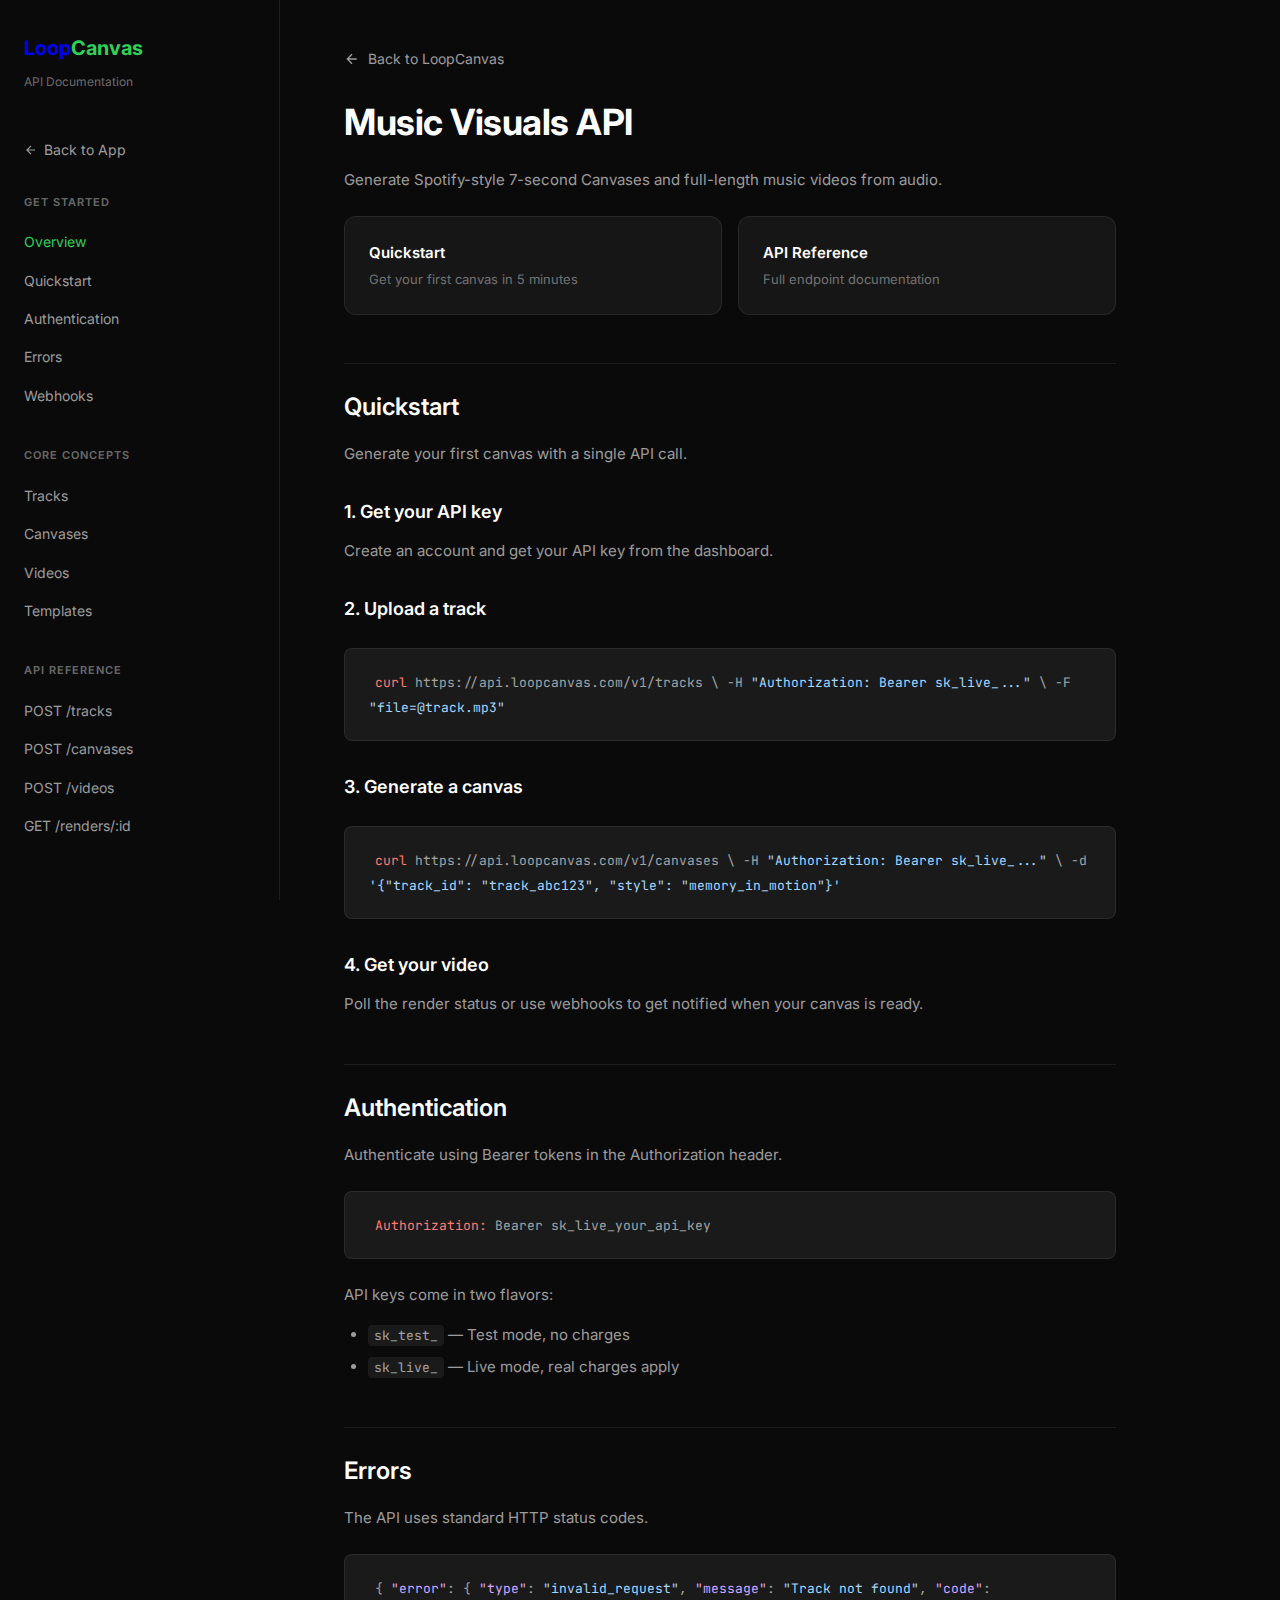
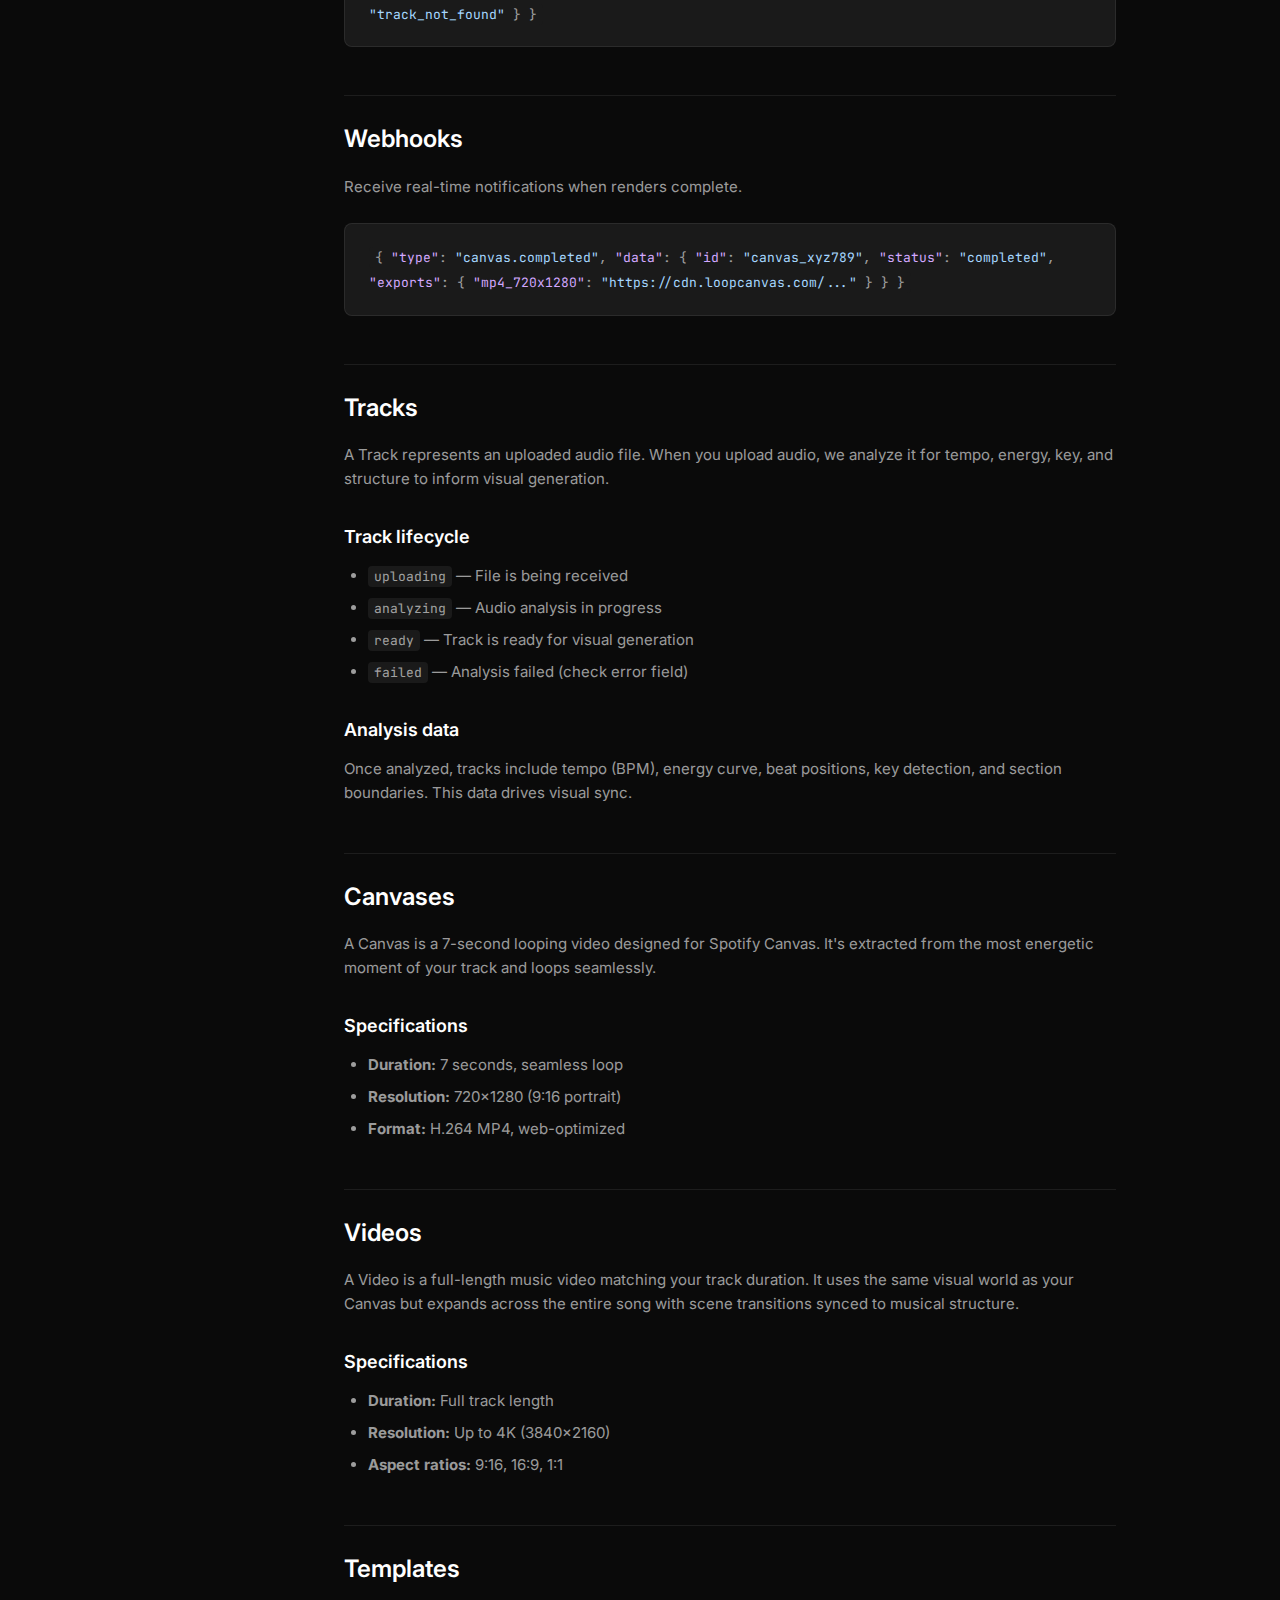
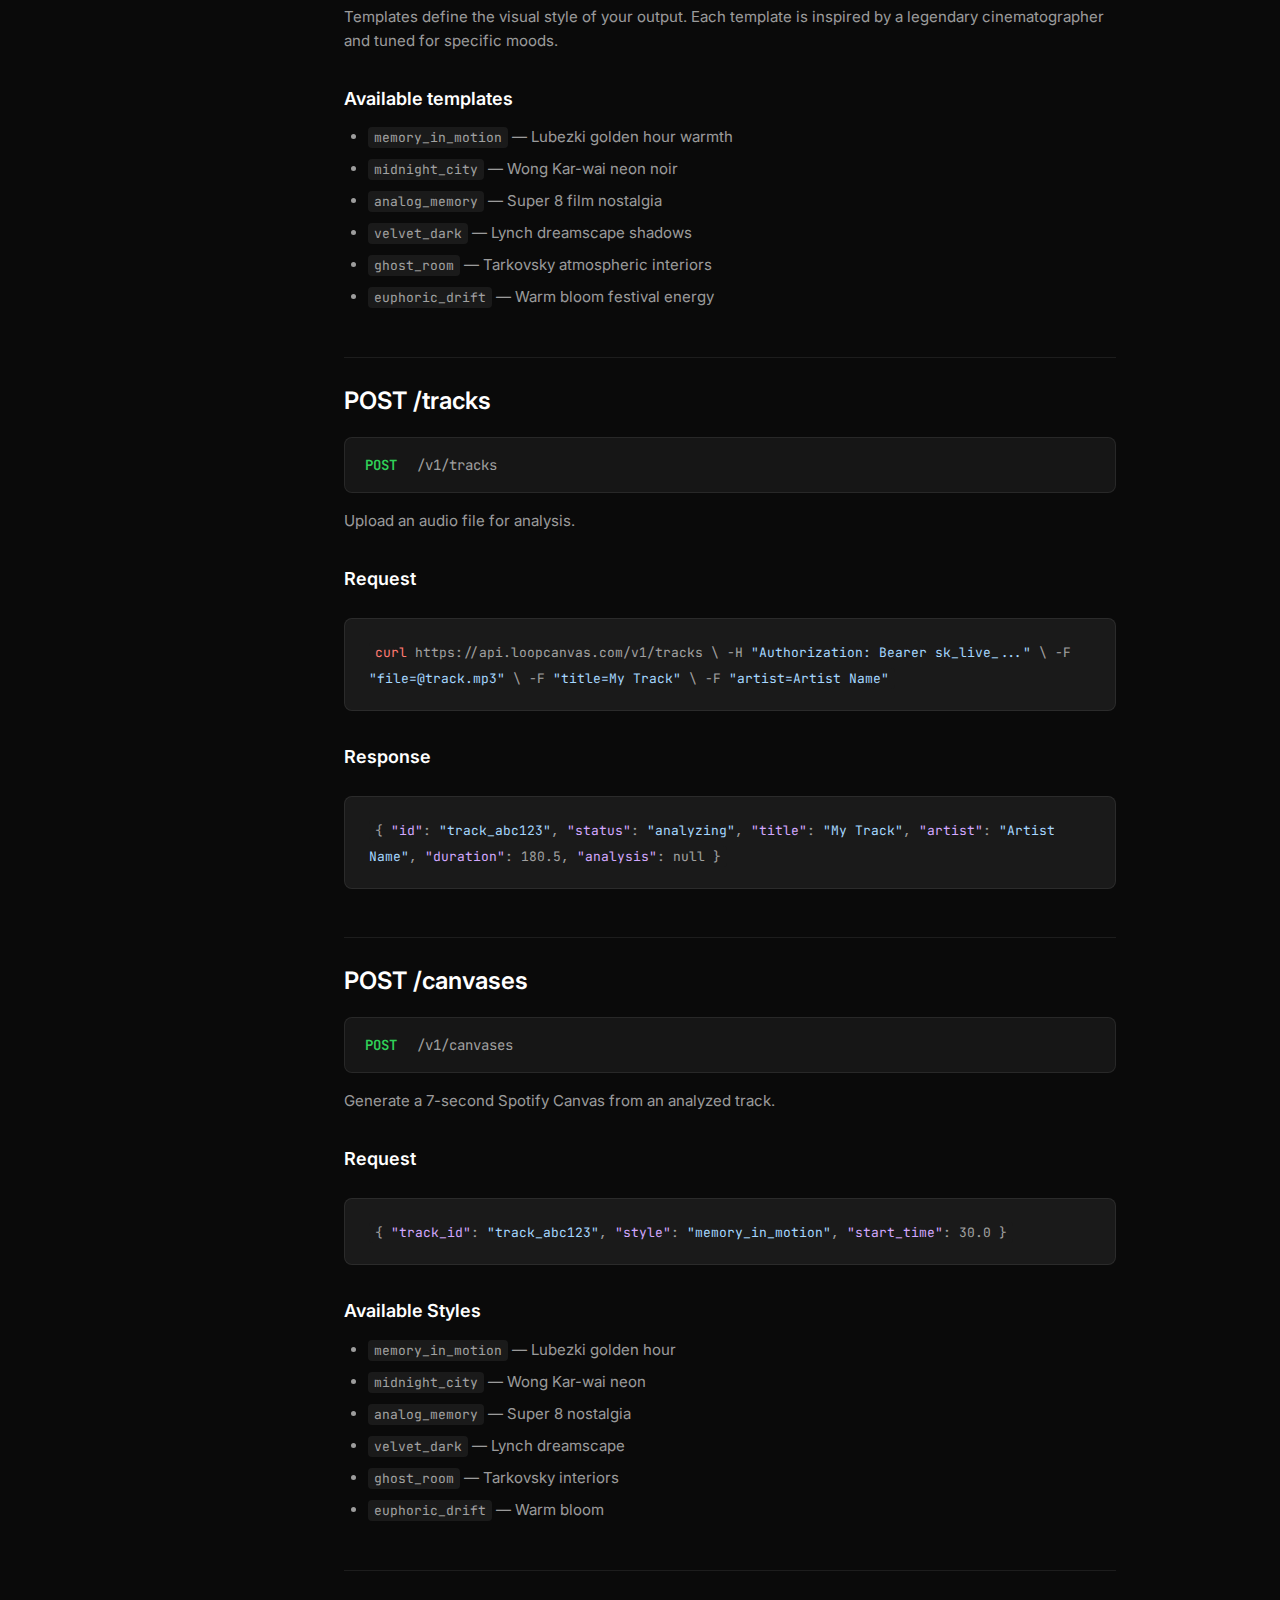
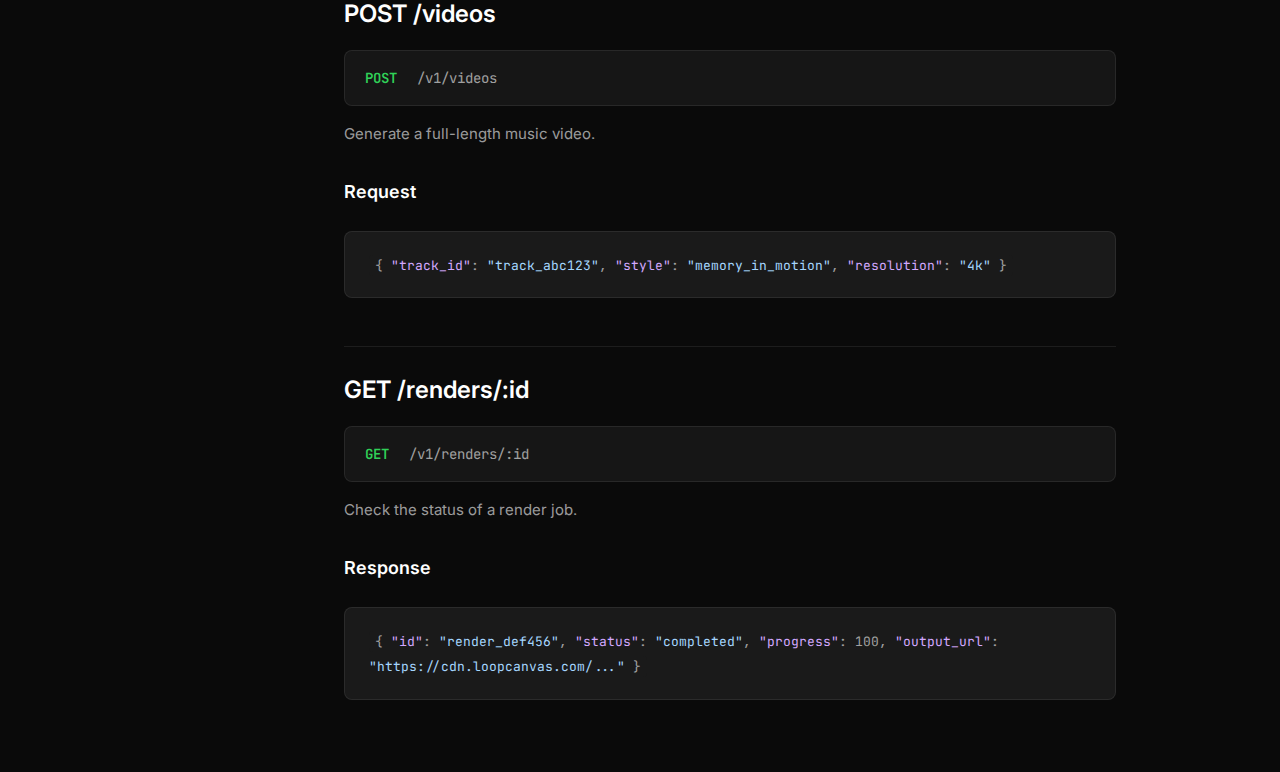
<file: docs/index.html>
<!DOCTYPE html>
<html lang="en">
<head>
<meta charset="UTF-8">
<meta name="viewport" content="width=device-width, initial-scale=1.0">
<title>LoopCanvas API Documentation</title>
<link rel="preconnect" href="https://fonts.googleapis.com">
<link href="https://fonts.googleapis.com/css2?family=Inter:wght@400;500;600;700&family=JetBrains+Mono:wght@400;500&display=swap" rel="stylesheet">
<style>
* { margin: 0; padding: 0; box-sizing: border-box; }

:root {
  --bg: #0a0a0a;
  --bg-secondary: #111;
  --bg-card: #161616;
  --border: rgba(255,255,255,0.08);
  --text: #fff;
  --text-secondary: rgba(255,255,255,0.6);
  --text-muted: rgba(255,255,255,0.4);
  --accent: #30d158;
  --code-bg: #1a1a1a;
}

body {
  font-family: 'Inter', -apple-system, sans-serif;
  background: var(--bg);
  color: var(--text);
  line-height: 1.6;
  -webkit-font-smoothing: antialiased;
}

/* Layout */
.docs-container {
  display: grid;
  grid-template-columns: 280px 1fr;
  min-height: 100vh;
}

/* Sidebar */
.sidebar {
  background: var(--bg);
  border-right: 1px solid var(--border);
  padding: 32px 24px;
  position: sticky;
  top: 0;
  height: 100vh;
  overflow-y: auto;
}

.sidebar-logo {
  font-size: 20px;
  font-weight: 700;
  margin-bottom: 8px;
}

.sidebar-logo span { color: var(--accent); }

.sidebar-tagline {
  font-size: 12px;
  color: var(--text-muted);
  margin-bottom: 40px;
}

.nav-section {
  margin-bottom: 32px;
}

.nav-section-title {
  font-size: 11px;
  text-transform: uppercase;
  letter-spacing: 1px;
  color: var(--text-muted);
  margin-bottom: 12px;
  font-weight: 600;
}

.nav-link {
  display: block;
  padding: 8px 0;
  color: var(--text-secondary);
  text-decoration: none;
  font-size: 14px;
  transition: color 0.2s;
}

.nav-link:hover { color: var(--text); }
.nav-link.active { color: var(--accent); }

/* Main content */
.main-content {
  padding: 48px 64px;
  max-width: 900px;
}

.main-content h1 {
  font-size: 36px;
  font-weight: 700;
  letter-spacing: -0.5px;
  margin-bottom: 16px;
}

.main-content h2 {
  font-size: 24px;
  font-weight: 600;
  margin-top: 48px;
  margin-bottom: 16px;
  padding-top: 24px;
  border-top: 1px solid var(--border);
}

.main-content h3 {
  font-size: 18px;
  font-weight: 600;
  margin-top: 32px;
  margin-bottom: 12px;
}

.main-content p {
  color: var(--text-secondary);
  margin-bottom: 16px;
  font-size: 15px;
}

.main-content ul {
  margin-bottom: 16px;
  padding-left: 24px;
}

.main-content li {
  color: var(--text-secondary);
  margin-bottom: 8px;
  font-size: 15px;
}

/* Code blocks */
.code-block {
  background: var(--code-bg);
  border-radius: 8px;
  padding: 20px 24px;
  margin: 24px 0;
  overflow-x: auto;
  border: 1px solid var(--border);
}

.code-block code {
  font-family: 'JetBrains Mono', monospace;
  font-size: 13px;
  color: var(--text-secondary);
}

.code-block .comment { color: var(--text-muted); }
.code-block .string { color: #a5d6ff; }
.code-block .keyword { color: #ff7b72; }
.code-block .property { color: #d2a8ff; }

/* Inline code */
code {
  font-family: 'JetBrains Mono', monospace;
  font-size: 13px;
  background: var(--code-bg);
  padding: 2px 6px;
  border-radius: 4px;
}

/* Cards */
.card-grid {
  display: grid;
  grid-template-columns: repeat(2, 1fr);
  gap: 16px;
  margin: 24px 0;
}

.card {
  background: var(--bg-card);
  border: 1px solid var(--border);
  border-radius: 12px;
  padding: 24px;
  text-decoration: none;
  transition: all 0.2s;
}

.card:hover {
  border-color: rgba(255,255,255,0.15);
  transform: translateY(-2px);
}

.card-title {
  font-size: 15px;
  font-weight: 600;
  color: var(--text);
  margin-bottom: 4px;
}

.card-desc {
  font-size: 13px;
  color: var(--text-muted);
}

/* Badge */
.badge {
  display: inline-block;
  background: var(--accent);
  color: #000;
  font-size: 10px;
  font-weight: 600;
  padding: 4px 8px;
  border-radius: 4px;
  text-transform: uppercase;
  letter-spacing: 0.5px;
}

/* Endpoint */
.endpoint {
  background: var(--bg-card);
  border: 1px solid var(--border);
  border-radius: 8px;
  padding: 16px 20px;
  margin: 16px 0;
  font-family: 'JetBrains Mono', monospace;
  font-size: 14px;
}

.endpoint .method {
  color: var(--accent);
  font-weight: 600;
  margin-right: 12px;
}

.endpoint .path { color: var(--text-secondary); }

/* Back link */
.back-link {
  display: inline-flex;
  align-items: center;
  gap: 8px;
  color: var(--text-secondary);
  text-decoration: none;
  font-size: 14px;
  margin-bottom: 24px;
}

.back-link:hover { color: var(--text); }

/* Mobile */
@media (max-width: 900px) {
  .docs-container {
    grid-template-columns: 1fr;
  }
  .sidebar {
    position: relative;
    height: auto;
    border-right: none;
    border-bottom: 1px solid var(--border);
  }
  .main-content {
    padding: 32px 24px;
  }
  .card-grid {
    grid-template-columns: 1fr;
  }
}
</style>
</head>
<body>
<div class="docs-container">
  <aside class="sidebar">
<a href="/" class="sidebar-logo" style="text-decoration: none; display: block;">Loop<span>Canvas</span></a>
    <div class="sidebar-tagline">API Documentation</div>
    <a href="/" class="nav-link" style="margin-bottom: 24px; display: inline-flex; align-items: center; gap: 6px;">
      <svg width="14" height="14" viewBox="0 0 24 24" fill="none" stroke="currentColor" stroke-width="2"><path d="M19 12H5M12 19l-7-7 7-7"/></svg>
      Back to App
    </a>

    <nav class="nav-section">
      <div class="nav-section-title">Get Started</div>
      <a href="#overview" class="nav-link active">Overview</a>
      <a href="#quickstart" class="nav-link">Quickstart</a>
      <a href="#authentication" class="nav-link">Authentication</a>
      <a href="#errors" class="nav-link">Errors</a>
      <a href="#webhooks" class="nav-link">Webhooks</a>
    </nav>

    <nav class="nav-section">
      <div class="nav-section-title">Core Concepts</div>
      <a href="#tracks" class="nav-link">Tracks</a>
      <a href="#canvases" class="nav-link">Canvases</a>
      <a href="#videos" class="nav-link">Videos</a>
      <a href="#templates" class="nav-link">Templates</a>
    </nav>

    <nav class="nav-section">
      <div class="nav-section-title">API Reference</div>
      <a href="#api-tracks" class="nav-link">POST /tracks</a>
      <a href="#api-canvases" class="nav-link">POST /canvases</a>
      <a href="#api-videos" class="nav-link">POST /videos</a>
      <a href="#api-renders" class="nav-link">GET /renders/:id</a>
    </nav>
  </aside>

  <main class="main-content">
    <a href="/" class="back-link">
      <svg width="16" height="16" viewBox="0 0 24 24" fill="none" stroke="currentColor" stroke-width="2"><path d="M19 12H5M12 19l-7-7 7-7"/></svg>
      Back to LoopCanvas
    </a>

    <h1 id="overview">Music Visuals API</h1>
    <p>Generate Spotify-style 7-second Canvases and full-length music videos from audio.</p>

    <div class="card-grid">
      <a href="#quickstart" class="card">
        <div class="card-title">Quickstart</div>
        <div class="card-desc">Get your first canvas in 5 minutes</div>
      </a>
      <a href="#api-canvases" class="card">
        <div class="card-title">API Reference</div>
        <div class="card-desc">Full endpoint documentation</div>
      </a>
    </div>

    <h2 id="quickstart">Quickstart</h2>
    <p>Generate your first canvas with a single API call.</p>

    <h3>1. Get your API key</h3>
    <p>Create an account and get your API key from the dashboard.</p>

    <h3>2. Upload a track</h3>
    <div class="code-block"><code><span class="keyword">curl</span> https://api.loopcanvas.com/v1/tracks \
  -H <span class="string">"Authorization: Bearer sk_live_..."</span> \
  -F <span class="string">"file=@track.mp3"</span></code></div>

    <h3>3. Generate a canvas</h3>
    <div class="code-block"><code><span class="keyword">curl</span> https://api.loopcanvas.com/v1/canvases \
  -H <span class="string">"Authorization: Bearer sk_live_..."</span> \
  -d <span class="string">'{"track_id": "track_abc123", "style": "memory_in_motion"}'</span></code></div>

    <h3>4. Get your video</h3>
    <p>Poll the render status or use webhooks to get notified when your canvas is ready.</p>

    <h2 id="authentication">Authentication</h2>
    <p>Authenticate using Bearer tokens in the Authorization header.</p>

    <div class="code-block"><code><span class="keyword">Authorization:</span> Bearer sk_live_your_api_key</code></div>

    <p>API keys come in two flavors:</p>
    <ul>
      <li><code>sk_test_</code> — Test mode, no charges</li>
      <li><code>sk_live_</code> — Live mode, real charges apply</li>
    </ul>

    <h2 id="errors">Errors</h2>
    <p>The API uses standard HTTP status codes.</p>

    <div class="code-block"><code>{
  <span class="property">"error"</span>: {
    <span class="property">"type"</span>: <span class="string">"invalid_request"</span>,
    <span class="property">"message"</span>: <span class="string">"Track not found"</span>,
    <span class="property">"code"</span>: <span class="string">"track_not_found"</span>
  }
}</code></div>

    <h2 id="webhooks">Webhooks</h2>
    <p>Receive real-time notifications when renders complete.</p>

    <div class="code-block"><code>{
  <span class="property">"type"</span>: <span class="string">"canvas.completed"</span>,
  <span class="property">"data"</span>: {
    <span class="property">"id"</span>: <span class="string">"canvas_xyz789"</span>,
    <span class="property">"status"</span>: <span class="string">"completed"</span>,
    <span class="property">"exports"</span>: {
      <span class="property">"mp4_720x1280"</span>: <span class="string">"https://cdn.loopcanvas.com/..."</span>
    }
  }
}</code></div>

    <h2 id="tracks">Tracks</h2>
    <p>A Track represents an uploaded audio file. When you upload audio, we analyze it for tempo, energy, key, and structure to inform visual generation.</p>

    <h3>Track lifecycle</h3>
    <ul>
      <li><code>uploading</code> — File is being received</li>
      <li><code>analyzing</code> — Audio analysis in progress</li>
      <li><code>ready</code> — Track is ready for visual generation</li>
      <li><code>failed</code> — Analysis failed (check error field)</li>
    </ul>

    <h3>Analysis data</h3>
    <p>Once analyzed, tracks include tempo (BPM), energy curve, beat positions, key detection, and section boundaries. This data drives visual sync.</p>

    <h2 id="canvases">Canvases</h2>
    <p>A Canvas is a 7-second looping video designed for Spotify Canvas. It's extracted from the most energetic moment of your track and loops seamlessly.</p>

    <h3>Specifications</h3>
    <ul>
      <li><strong>Duration:</strong> 7 seconds, seamless loop</li>
      <li><strong>Resolution:</strong> 720×1280 (9:16 portrait)</li>
      <li><strong>Format:</strong> H.264 MP4, web-optimized</li>
    </ul>

    <h2 id="videos">Videos</h2>
    <p>A Video is a full-length music video matching your track duration. It uses the same visual world as your Canvas but expands across the entire song with scene transitions synced to musical structure.</p>

    <h3>Specifications</h3>
    <ul>
      <li><strong>Duration:</strong> Full track length</li>
      <li><strong>Resolution:</strong> Up to 4K (3840×2160)</li>
      <li><strong>Aspect ratios:</strong> 9:16, 16:9, 1:1</li>
    </ul>

    <h2 id="templates">Templates</h2>
    <p>Templates define the visual style of your output. Each template is inspired by a legendary cinematographer and tuned for specific moods.</p>

    <h3>Available templates</h3>
    <ul>
      <li><code>memory_in_motion</code> — Lubezki golden hour warmth</li>
      <li><code>midnight_city</code> — Wong Kar-wai neon noir</li>
      <li><code>analog_memory</code> — Super 8 film nostalgia</li>
      <li><code>velvet_dark</code> — Lynch dreamscape shadows</li>
      <li><code>ghost_room</code> — Tarkovsky atmospheric interiors</li>
      <li><code>euphoric_drift</code> — Warm bloom festival energy</li>
    </ul>

    <h2 id="api-tracks">POST /tracks</h2>
    <div class="endpoint">
      <span class="method">POST</span>
      <span class="path">/v1/tracks</span>
    </div>
    <p>Upload an audio file for analysis.</p>

    <h3>Request</h3>
    <div class="code-block"><code><span class="keyword">curl</span> https://api.loopcanvas.com/v1/tracks \
  -H <span class="string">"Authorization: Bearer sk_live_..."</span> \
  -F <span class="string">"file=@track.mp3"</span> \
  -F <span class="string">"title=My Track"</span> \
  -F <span class="string">"artist=Artist Name"</span></code></div>

    <h3>Response</h3>
    <div class="code-block"><code>{
  <span class="property">"id"</span>: <span class="string">"track_abc123"</span>,
  <span class="property">"status"</span>: <span class="string">"analyzing"</span>,
  <span class="property">"title"</span>: <span class="string">"My Track"</span>,
  <span class="property">"artist"</span>: <span class="string">"Artist Name"</span>,
  <span class="property">"duration"</span>: 180.5,
  <span class="property">"analysis"</span>: null
}</code></div>

    <h2 id="api-canvases">POST /canvases</h2>
    <div class="endpoint">
      <span class="method">POST</span>
      <span class="path">/v1/canvases</span>
    </div>
    <p>Generate a 7-second Spotify Canvas from an analyzed track.</p>

    <h3>Request</h3>
    <div class="code-block"><code>{
  <span class="property">"track_id"</span>: <span class="string">"track_abc123"</span>,
  <span class="property">"style"</span>: <span class="string">"memory_in_motion"</span>,
  <span class="property">"start_time"</span>: 30.0
}</code></div>

    <h3>Available Styles</h3>
    <ul>
      <li><code>memory_in_motion</code> — Lubezki golden hour</li>
      <li><code>midnight_city</code> — Wong Kar-wai neon</li>
      <li><code>analog_memory</code> — Super 8 nostalgia</li>
      <li><code>velvet_dark</code> — Lynch dreamscape</li>
      <li><code>ghost_room</code> — Tarkovsky interiors</li>
      <li><code>euphoric_drift</code> — Warm bloom</li>
    </ul>

    <h2 id="api-videos">POST /videos</h2>
    <div class="endpoint">
      <span class="method">POST</span>
      <span class="path">/v1/videos</span>
    </div>
    <p>Generate a full-length music video.</p>

    <h3>Request</h3>
    <div class="code-block"><code>{
  <span class="property">"track_id"</span>: <span class="string">"track_abc123"</span>,
  <span class="property">"style"</span>: <span class="string">"memory_in_motion"</span>,
  <span class="property">"resolution"</span>: <span class="string">"4k"</span>
}</code></div>

    <h2 id="api-renders">GET /renders/:id</h2>
    <div class="endpoint">
      <span class="method">GET</span>
      <span class="path">/v1/renders/:id</span>
    </div>
    <p>Check the status of a render job.</p>

    <h3>Response</h3>
    <div class="code-block"><code>{
  <span class="property">"id"</span>: <span class="string">"render_def456"</span>,
  <span class="property">"status"</span>: <span class="string">"completed"</span>,
  <span class="property">"progress"</span>: 100,
  <span class="property">"output_url"</span>: <span class="string">"https://cdn.loopcanvas.com/..."</span>
}</code></div>

  </main>
</div>
</body>
</html>
</file>
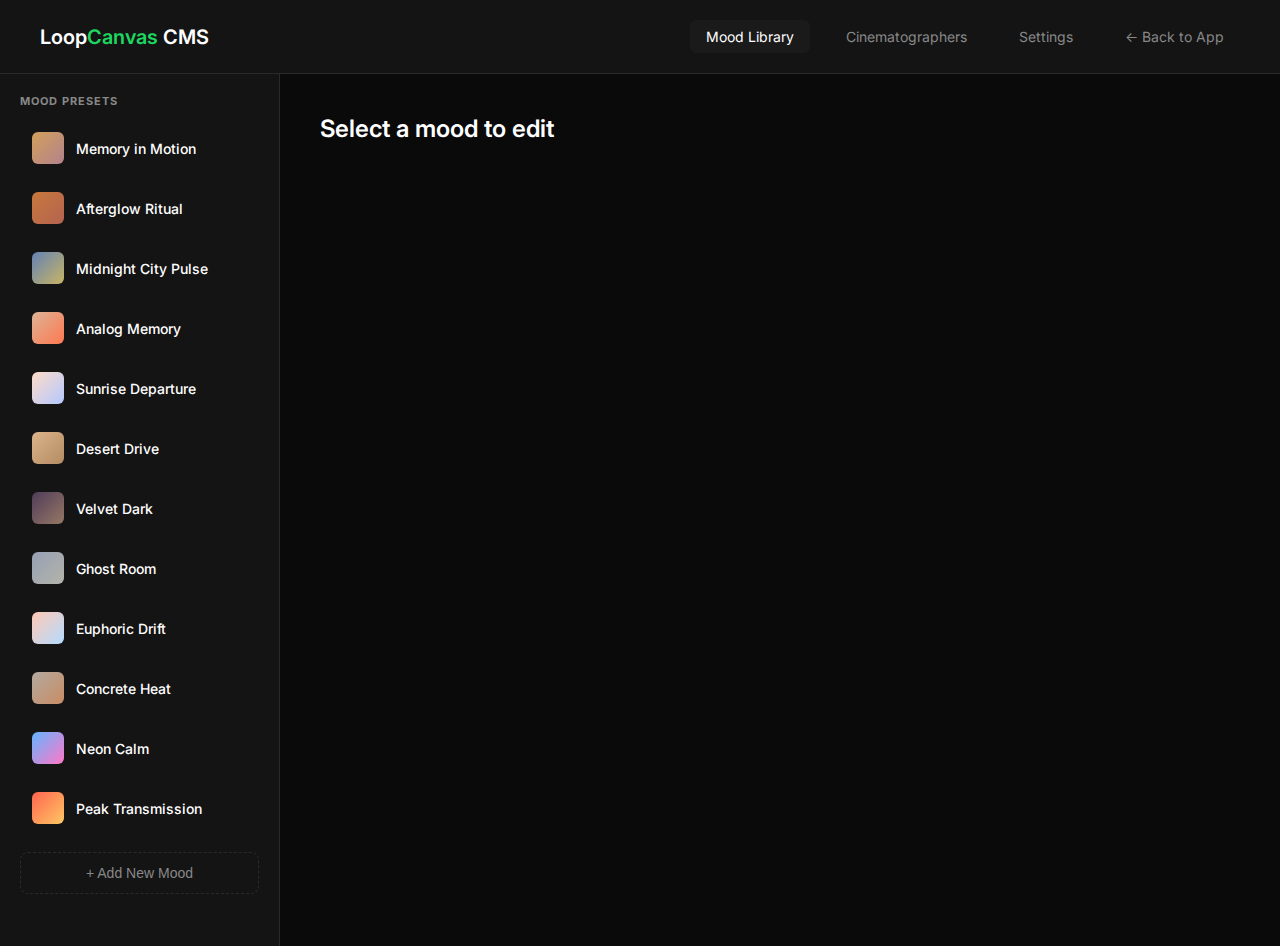
<file: admin.html>
<!DOCTYPE html>
<html lang="en">
<head>
<meta charset="UTF-8">
<meta name="viewport" content="width=device-width, initial-scale=1.0">
<title>LoopCanvas CMS — Visual Mood Library Admin</title>
<link href="https://fonts.googleapis.com/css2?family=Inter:wght@300;400;500;600;700&display=swap" rel="stylesheet">
<style>
* { margin: 0; padding: 0; box-sizing: border-box; }
:root {
  --bg-primary: #0a0a0a;
  --bg-secondary: #141414;
  --bg-tertiary: #1a1a1a;
  --border: #2a2a2a;
  --text-primary: #ffffff;
  --text-secondary: #888888;
  --accent: #1ed760;
  --accent-hover: #1fdf64;
  --danger: #ff4444;
}
body {
  font-family: 'Inter', -apple-system, sans-serif;
  background: var(--bg-primary);
  color: var(--text-primary);
  min-height: 100vh;
}

/* Header */
.admin-header {
  background: var(--bg-secondary);
  border-bottom: 1px solid var(--border);
  padding: 20px 40px;
  display: flex;
  justify-content: space-between;
  align-items: center;
}
.admin-header h1 {
  font-size: 20px;
  font-weight: 600;
}
.admin-header h1 span { color: var(--accent); }
.admin-nav {
  display: flex;
  gap: 20px;
}
.admin-nav a {
  color: var(--text-secondary);
  text-decoration: none;
  font-size: 14px;
  padding: 8px 16px;
  border-radius: 6px;
  transition: all 0.2s;
}
.admin-nav a:hover, .admin-nav a.active {
  background: var(--bg-tertiary);
  color: var(--text-primary);
}

/* Layout */
.admin-layout {
  display: grid;
  grid-template-columns: 280px 1fr;
  min-height: calc(100vh - 80px);
}

/* Sidebar */
.sidebar {
  background: var(--bg-secondary);
  border-right: 1px solid var(--border);
  padding: 20px;
}
.sidebar-section {
  margin-bottom: 32px;
}
.sidebar-section h3 {
  font-size: 11px;
  text-transform: uppercase;
  letter-spacing: 1px;
  color: var(--text-secondary);
  margin-bottom: 12px;
}
.mood-list {
  list-style: none;
}
.mood-list-item {
  display: flex;
  align-items: center;
  gap: 12px;
  padding: 12px;
  border-radius: 8px;
  cursor: pointer;
  transition: background 0.2s;
  margin-bottom: 4px;
}
.mood-list-item:hover {
  background: var(--bg-tertiary);
}
.mood-list-item.active {
  background: var(--bg-tertiary);
  border: 1px solid var(--border);
}
.mood-swatch {
  width: 32px;
  height: 32px;
  border-radius: 6px;
  flex-shrink: 0;
}
.mood-list-item span {
  font-size: 14px;
  font-weight: 500;
}
.add-mood-btn {
  width: 100%;
  padding: 12px;
  background: transparent;
  border: 1px dashed var(--border);
  border-radius: 8px;
  color: var(--text-secondary);
  font-size: 14px;
  cursor: pointer;
  transition: all 0.2s;
  margin-top: 12px;
}
.add-mood-btn:hover {
  border-color: var(--accent);
  color: var(--accent);
}

/* Main content */
.main-content {
  padding: 40px;
  overflow-y: auto;
}
.editor-header {
  display: flex;
  justify-content: space-between;
  align-items: center;
  margin-bottom: 32px;
}
.editor-header h2 {
  font-size: 24px;
  font-weight: 600;
}
.editor-actions {
  display: flex;
  gap: 12px;
}
.btn {
  padding: 10px 20px;
  border-radius: 6px;
  font-size: 14px;
  font-weight: 500;
  cursor: pointer;
  transition: all 0.2s;
  border: none;
}
.btn-primary {
  background: var(--accent);
  color: #000;
}
.btn-primary:hover {
  background: var(--accent-hover);
}
.btn-secondary {
  background: var(--bg-tertiary);
  color: var(--text-primary);
  border: 1px solid var(--border);
}
.btn-secondary:hover {
  border-color: var(--text-secondary);
}
.btn-danger {
  background: transparent;
  color: var(--danger);
  border: 1px solid var(--danger);
}
.btn-danger:hover {
  background: var(--danger);
  color: white;
}

/* Form */
.form-grid {
  display: grid;
  grid-template-columns: 1fr 1fr;
  gap: 24px;
}
.form-group {
  margin-bottom: 20px;
}
.form-group.full-width {
  grid-column: 1 / -1;
}
.form-group label {
  display: block;
  font-size: 12px;
  text-transform: uppercase;
  letter-spacing: 1px;
  color: var(--text-secondary);
  margin-bottom: 8px;
}
.form-group input,
.form-group textarea,
.form-group select {
  width: 100%;
  padding: 12px 16px;
  background: var(--bg-tertiary);
  border: 1px solid var(--border);
  border-radius: 8px;
  color: var(--text-primary);
  font-size: 14px;
  font-family: inherit;
}
.form-group input:focus,
.form-group textarea:focus,
.form-group select:focus {
  outline: none;
  border-color: var(--accent);
}
.form-group textarea {
  min-height: 100px;
  resize: vertical;
}

/* Gradient picker */
.gradient-picker {
  display: flex;
  gap: 12px;
  align-items: center;
}
.color-input-wrapper {
  display: flex;
  align-items: center;
  gap: 8px;
  flex: 1;
}
.color-input-wrapper input[type="color"] {
  width: 48px;
  height: 48px;
  border: none;
  border-radius: 8px;
  cursor: pointer;
  padding: 0;
}
.color-input-wrapper input[type="text"] {
  flex: 1;
}
.gradient-preview {
  width: 100%;
  height: 80px;
  border-radius: 12px;
  margin-top: 12px;
}

/* Tags input */
.tags-container {
  display: flex;
  flex-wrap: wrap;
  gap: 8px;
  padding: 12px;
  background: var(--bg-tertiary);
  border: 1px solid var(--border);
  border-radius: 8px;
  min-height: 52px;
}
.tag {
  display: inline-flex;
  align-items: center;
  gap: 6px;
  padding: 6px 12px;
  background: var(--bg-secondary);
  border-radius: 4px;
  font-size: 12px;
  text-transform: uppercase;
  letter-spacing: 0.5px;
}
.tag-remove {
  cursor: pointer;
  opacity: 0.6;
}
.tag-remove:hover {
  opacity: 1;
}
.tag-input {
  border: none;
  background: transparent;
  color: var(--text-primary);
  font-size: 14px;
  outline: none;
  flex: 1;
  min-width: 100px;
}

/* Visual treatment sliders */
.slider-group {
  margin-bottom: 16px;
}
.slider-header {
  display: flex;
  justify-content: space-between;
  margin-bottom: 8px;
}
.slider-header label {
  font-size: 13px;
  color: var(--text-secondary);
  margin: 0;
}
.slider-header span {
  font-size: 13px;
  color: var(--text-primary);
  font-weight: 500;
}
input[type="range"] {
  width: 100%;
  height: 6px;
  -webkit-appearance: none;
  background: var(--bg-tertiary);
  border-radius: 3px;
  cursor: pointer;
}
input[type="range"]::-webkit-slider-thumb {
  -webkit-appearance: none;
  width: 18px;
  height: 18px;
  background: var(--accent);
  border-radius: 50%;
  cursor: pointer;
}

/* Prompt modifiers */
.modifiers-list {
  display: flex;
  flex-direction: column;
  gap: 8px;
}
.modifier-item {
  display: flex;
  gap: 8px;
}
.modifier-item input {
  flex: 1;
}
.modifier-remove {
  width: 40px;
  background: var(--bg-tertiary);
  border: 1px solid var(--border);
  border-radius: 6px;
  color: var(--text-secondary);
  cursor: pointer;
}
.modifier-remove:hover {
  border-color: var(--danger);
  color: var(--danger);
}
.add-modifier {
  padding: 10px;
  background: transparent;
  border: 1px dashed var(--border);
  border-radius: 6px;
  color: var(--text-secondary);
  cursor: pointer;
  margin-top: 8px;
}
.add-modifier:hover {
  border-color: var(--accent);
  color: var(--accent);
}

/* Preview card */
.preview-section {
  margin-top: 40px;
  padding-top: 40px;
  border-top: 1px solid var(--border);
}
.preview-section h3 {
  font-size: 16px;
  font-weight: 600;
  margin-bottom: 20px;
}
.preview-card {
  width: 320px;
  border-radius: 16px;
  overflow: hidden;
  background: var(--bg-secondary);
}
.preview-card-visual {
  height: 280px;
  display: flex;
  align-items: center;
  justify-content: center;
  position: relative;
}
.preview-card-visual video {
  width: 100%;
  height: 100%;
  object-fit: cover;
}
.preview-play-btn {
  width: 56px;
  height: 56px;
  background: rgba(255,255,255,0.9);
  border-radius: 50%;
  display: flex;
  align-items: center;
  justify-content: center;
  position: absolute;
}
.preview-card-info {
  padding: 20px;
}
.preview-card-info h4 {
  font-size: 16px;
  font-weight: 600;
  margin-bottom: 4px;
}
.preview-card-info .artist {
  font-size: 13px;
  color: var(--text-secondary);
  margin-bottom: 8px;
}
.preview-card-info .desc {
  font-size: 13px;
  color: var(--text-secondary);
  line-height: 1.5;
  margin-bottom: 12px;
}
.preview-tags {
  display: flex;
  gap: 8px;
}
.preview-tag {
  padding: 4px 10px;
  background: var(--bg-tertiary);
  border-radius: 4px;
  font-size: 11px;
  text-transform: uppercase;
  letter-spacing: 0.5px;
}

/* Toast notifications */
.toast {
  position: fixed;
  bottom: 24px;
  right: 24px;
  padding: 16px 24px;
  background: var(--bg-secondary);
  border: 1px solid var(--border);
  border-radius: 8px;
  font-size: 14px;
  display: flex;
  align-items: center;
  gap: 12px;
  transform: translateY(100px);
  opacity: 0;
  transition: all 0.3s;
}
.toast.show {
  transform: translateY(0);
  opacity: 1;
}
.toast.success { border-color: var(--accent); }
.toast.error { border-color: var(--danger); }
</style>
</head>
<body>

<header class="admin-header">
  <h1>Loop<span>Canvas</span> CMS</h1>
  <nav class="admin-nav">
    <a href="#moods" class="active">Mood Library</a>
    <a href="#cinematographers">Cinematographers</a>
    <a href="#settings">Settings</a>
    <a href="index.html">← Back to App</a>
  </nav>
</header>

<div class="admin-layout">
  <aside class="sidebar">
    <div class="sidebar-section">
      <h3>Mood Presets</h3>
      <ul class="mood-list" id="mood-list">
        <!-- Populated by JS -->
      </ul>
      <button class="add-mood-btn" onclick="createNewMood()">+ Add New Mood</button>
    </div>
  </aside>

  <main class="main-content" id="editor">
    <div class="editor-header">
      <h2 id="editor-title">Select a mood to edit</h2>
      <div class="editor-actions" id="editor-actions" style="display:none;">
        <button class="btn btn-secondary" onclick="duplicateMood()">Duplicate</button>
        <button class="btn btn-danger" onclick="deleteMood()">Delete</button>
        <button class="btn btn-primary" onclick="saveMood()">Save Changes</button>
      </div>
    </div>

    <div id="editor-form" style="display:none;">
      <div class="form-grid">
        <div class="form-group">
          <label>Title</label>
          <input type="text" id="mood-title" placeholder="e.g., Dark Late-Night">
        </div>
        <div class="form-group">
          <label>Artist</label>
          <input type="text" id="mood-artist" placeholder="e.g., Various Artists">
        </div>
        <div class="form-group full-width">
          <label>Description</label>
          <textarea id="mood-description" placeholder="Describe the mood and visual treatment..."></textarea>
        </div>
        <div class="form-group full-width">
          <label>Tags</label>
          <div class="tags-container" id="tags-container">
            <input type="text" class="tag-input" id="tag-input" placeholder="Type and press Enter...">
          </div>
        </div>
        <div class="form-group full-width">
          <label>Gradient Colors</label>
          <div class="gradient-picker">
            <div class="color-input-wrapper">
              <input type="color" id="gradient-start" value="#6B8DD6">
              <input type="text" id="gradient-start-hex" placeholder="#6B8DD6">
            </div>
            <span style="color:var(--text-secondary)">→</span>
            <div class="color-input-wrapper">
              <input type="color" id="gradient-end" value="#8E37D7">
              <input type="text" id="gradient-end-hex" placeholder="#8E37D7">
            </div>
          </div>
          <div class="gradient-preview" id="gradient-preview"></div>
        </div>
        <div class="form-group">
          <label>Cinematographer Reference</label>
          <select id="mood-cinematographer">
            <option value="lubezki">Emmanuel Lubezki — Natural light</option>
            <option value="wong_kar_wai">Wong Kar-wai — Neon romance</option>
            <option value="tarkovsky">Andrei Tarkovsky — Dream poetry</option>
            <option value="malick">Terrence Malick — Golden hour</option>
            <option value="doyle">Christopher Doyle — 90s film soul</option>
            <option value="lynch">David Lynch — Velvet dread</option>
            <option value="willis">Gordon Willis — Dark warmth</option>
            <option value="storaro">Vittorio Storaro — Color theory</option>
          </select>
        </div>
        <div class="form-group">
          <label>Video URL (optional)</label>
          <input type="text" id="mood-video" placeholder="out_grammy/video.mp4">
        </div>
        <div class="form-group">
          <label>Featured</label>
          <select id="mood-featured">
            <option value="true">Yes — Show on homepage</option>
            <option value="false">No — Library only</option>
          </select>
        </div>
        <div class="form-group">
          <label>Display Order</label>
          <input type="number" id="mood-order" min="1" value="1">
        </div>
      </div>

      <div style="margin-top: 32px;">
        <h3 style="font-size: 16px; margin-bottom: 20px;">Visual Treatment</h3>
        <div class="slider-group">
          <div class="slider-header">
            <label>Grain Intensity</label>
            <span id="grain-value">0.4</span>
          </div>
          <input type="range" id="treatment-grain" min="0" max="1" step="0.05" value="0.4">
        </div>
        <div class="slider-group">
          <div class="slider-header">
            <label>Contrast</label>
            <span id="contrast-value">1.15</span>
          </div>
          <input type="range" id="treatment-contrast" min="0.8" max="1.5" step="0.05" value="1.15">
        </div>
        <div class="slider-group">
          <div class="slider-header">
            <label>Saturation</label>
            <span id="saturation-value">1.1</span>
          </div>
          <input type="range" id="treatment-saturation" min="0.5" max="1.5" step="0.05" value="1.1">
        </div>
        <div class="slider-group">
          <div class="slider-header">
            <label>Color Temperature</label>
            <span id="temp-value">Neutral</span>
          </div>
          <select id="treatment-temp" style="width:100%; padding: 10px; background: var(--bg-tertiary); border: 1px solid var(--border); border-radius: 6px; color: var(--text-primary);">
            <option value="warm">Warm (Golden/Orange)</option>
            <option value="neutral">Neutral</option>
            <option value="cool">Cool (Blue)</option>
            <option value="cold">Cold (Deep Blue)</option>
            <option value="golden">Golden Hour</option>
          </select>
        </div>
        <div class="slider-group">
          <div class="slider-header">
            <label>Vignette</label>
          </div>
          <select id="treatment-vignette" style="width:100%; padding: 10px; background: var(--bg-tertiary); border: 1px solid var(--border); border-radius: 6px; color: var(--text-primary);">
            <option value="true">Enabled</option>
            <option value="false">Disabled</option>
          </select>
        </div>
      </div>

      <div style="margin-top: 32px;">
        <h3 style="font-size: 16px; margin-bottom: 20px;">Prompt Modifiers</h3>
        <p style="font-size: 13px; color: var(--text-secondary); margin-bottom: 16px;">
          These keywords are added to AI generation prompts to achieve this mood's visual style.
        </p>
        <div class="modifiers-list" id="modifiers-list">
          <!-- Populated by JS -->
        </div>
        <button class="add-modifier" onclick="addModifier()">+ Add Modifier</button>
      </div>

      <div class="preview-section">
        <h3>Preview</h3>
        <div class="preview-card" id="preview-card">
          <div class="preview-card-visual" id="preview-visual">
            <div class="preview-play-btn">▶</div>
          </div>
          <div class="preview-card-info">
            <h4 id="preview-title">Mood Title</h4>
            <div class="artist" id="preview-artist">Artist Name</div>
            <div class="desc" id="preview-desc">Description text...</div>
            <div class="preview-tags" id="preview-tags"></div>
          </div>
        </div>
      </div>
    </div>
  </main>
</div>

<div class="toast" id="toast">
  <span id="toast-message">Changes saved!</span>
</div>

<script>
let cmsData = null;
let currentMoodId = null;
let currentTags = [];
let currentModifiers = [];

// Load CMS data
async function loadCMS() {
  try {
    const resp = await fetch('/cms/moods.json');
    cmsData = await resp.json();
    renderMoodList();
  } catch (e) {
    console.error('Failed to load CMS:', e);
    showToast('Failed to load CMS data', 'error');
  }
}

function renderMoodList() {
  const list = document.getElementById('mood-list');
  list.innerHTML = '';

  const sorted = [...cmsData.moods].sort((a, b) => a.order - b.order);

  sorted.forEach(mood => {
    const li = document.createElement('li');
    li.className = 'mood-list-item' + (mood.id === currentMoodId ? ' active' : '');
    li.onclick = () => selectMood(mood.id);
    li.innerHTML = `
      <div class="mood-swatch" style="background: linear-gradient(135deg, ${mood.gradient.start}, ${mood.gradient.end})"></div>
      <span>${mood.title}</span>
    `;
    list.appendChild(li);
  });
}

function selectMood(id) {
  currentMoodId = id;
  const mood = cmsData.moods.find(m => m.id === id);
  if (!mood) return;

  document.getElementById('editor-title').textContent = mood.title;
  document.getElementById('editor-actions').style.display = 'flex';
  document.getElementById('editor-form').style.display = 'block';

  // Populate form
  document.getElementById('mood-title').value = mood.title;
  document.getElementById('mood-artist').value = mood.artist;
  document.getElementById('mood-description').value = mood.description;
  document.getElementById('mood-cinematographer').value = mood.cinematographer_ref;
  document.getElementById('mood-video').value = mood.video_url || '';
  document.getElementById('mood-featured').value = mood.featured ? 'true' : 'false';
  document.getElementById('mood-order').value = mood.order;

  // Gradient
  document.getElementById('gradient-start').value = mood.gradient.start;
  document.getElementById('gradient-start-hex').value = mood.gradient.start;
  document.getElementById('gradient-end').value = mood.gradient.end;
  document.getElementById('gradient-end-hex').value = mood.gradient.end;
  updateGradientPreview();

  // Tags
  currentTags = [...mood.tags];
  renderTags();

  // Visual treatment
  const vt = mood.visual_treatment;
  document.getElementById('treatment-grain').value = vt.grain_intensity;
  document.getElementById('grain-value').textContent = vt.grain_intensity;
  document.getElementById('treatment-contrast').value = vt.contrast;
  document.getElementById('contrast-value').textContent = vt.contrast;
  document.getElementById('treatment-saturation').value = vt.saturation;
  document.getElementById('saturation-value').textContent = vt.saturation;
  document.getElementById('treatment-temp').value = vt.color_temp;
  document.getElementById('treatment-vignette').value = vt.vignette ? 'true' : 'false';

  // Modifiers
  currentModifiers = [...mood.prompt_modifiers];
  renderModifiers();

  // Update preview
  updatePreview();
  renderMoodList();
}

function renderTags() {
  const container = document.getElementById('tags-container');
  const input = document.getElementById('tag-input');

  // Clear existing tags
  container.querySelectorAll('.tag').forEach(t => t.remove());

  currentTags.forEach((tag, i) => {
    const el = document.createElement('span');
    el.className = 'tag';
    el.innerHTML = `${tag} <span class="tag-remove" onclick="removeTag(${i})">×</span>`;
    container.insertBefore(el, input);
  });
}

function removeTag(index) {
  currentTags.splice(index, 1);
  renderTags();
  updatePreview();
}

function renderModifiers() {
  const container = document.getElementById('modifiers-list');
  container.innerHTML = '';

  currentModifiers.forEach((mod, i) => {
    const div = document.createElement('div');
    div.className = 'modifier-item';
    div.innerHTML = `
      <input type="text" value="${mod}" onchange="updateModifier(${i}, this.value)">
      <button class="modifier-remove" onclick="removeModifier(${i})">×</button>
    `;
    container.appendChild(div);
  });
}

function updateModifier(index, value) {
  currentModifiers[index] = value;
}

function removeModifier(index) {
  currentModifiers.splice(index, 1);
  renderModifiers();
}

function addModifier() {
  currentModifiers.push('new modifier');
  renderModifiers();
}

function updateGradientPreview() {
  const start = document.getElementById('gradient-start').value;
  const end = document.getElementById('gradient-end').value;
  document.getElementById('gradient-preview').style.background = `linear-gradient(135deg, ${start}, ${end})`;
}

function updatePreview() {
  const title = document.getElementById('mood-title').value;
  const artist = document.getElementById('mood-artist').value;
  const desc = document.getElementById('mood-description').value;
  const start = document.getElementById('gradient-start').value;
  const end = document.getElementById('gradient-end').value;
  const video = document.getElementById('mood-video').value;

  document.getElementById('preview-title').textContent = title;
  document.getElementById('preview-artist').textContent = artist;
  document.getElementById('preview-desc').textContent = desc;

  const visual = document.getElementById('preview-visual');
  if (video) {
    visual.innerHTML = `<video src="${video}" loop muted autoplay style="width:100%;height:100%;object-fit:cover;"></video>`;
  } else {
    visual.style.background = `linear-gradient(135deg, ${start}, ${end})`;
    visual.innerHTML = '<div class="preview-play-btn">▶</div>';
  }

  const tagsContainer = document.getElementById('preview-tags');
  tagsContainer.innerHTML = currentTags.map(t => `<span class="preview-tag">${t}</span>`).join('');
}

function saveMood() {
  if (!currentMoodId) return;

  const mood = cmsData.moods.find(m => m.id === currentMoodId);
  if (!mood) return;

  // Update mood object
  mood.title = document.getElementById('mood-title').value;
  mood.artist = document.getElementById('mood-artist').value;
  mood.description = document.getElementById('mood-description').value;
  mood.cinematographer_ref = document.getElementById('mood-cinematographer').value;
  mood.video_url = document.getElementById('mood-video').value || null;
  mood.featured = document.getElementById('mood-featured').value === 'true';
  mood.order = parseInt(document.getElementById('mood-order').value);
  mood.gradient.start = document.getElementById('gradient-start').value;
  mood.gradient.end = document.getElementById('gradient-end').value;
  mood.tags = [...currentTags];
  mood.visual_treatment = {
    color_temp: document.getElementById('treatment-temp').value,
    grain_intensity: parseFloat(document.getElementById('treatment-grain').value),
    contrast: parseFloat(document.getElementById('treatment-contrast').value),
    saturation: parseFloat(document.getElementById('treatment-saturation').value),
    vignette: document.getElementById('treatment-vignette').value === 'true'
  };
  mood.prompt_modifiers = [...currentModifiers];

  // Save to server
  saveCMS();
}

async function saveCMS() {
  cmsData.last_updated = new Date().toISOString();

  try {
    const resp = await fetch('/api/cms/save', {
      method: 'POST',
      headers: { 'Content-Type': 'application/json' },
      body: JSON.stringify(cmsData)
    });

    if (resp.ok) {
      showToast('Changes saved!', 'success');
      renderMoodList();
    } else {
      showToast('Failed to save', 'error');
    }
  } catch (e) {
    console.error('Save failed:', e);
    showToast('Failed to save changes', 'error');
  }
}

function createNewMood() {
  const id = 'mood-' + Date.now();
  const newMood = {
    id,
    title: 'New Mood',
    artist: 'Various Artists',
    description: 'Describe the mood...',
    tags: ['TAG'],
    gradient: { start: '#667eea', end: '#764ba2' },
    video_url: null,
    cinematographer_ref: 'lubezki',
    visual_treatment: {
      color_temp: 'neutral',
      grain_intensity: 0.4,
      contrast: 1.1,
      saturation: 1.0,
      vignette: true
    },
    prompt_modifiers: ['atmospheric', 'cinematic'],
    featured: false,
    order: cmsData.moods.length + 1
  };

  cmsData.moods.push(newMood);
  selectMood(id);
}

function duplicateMood() {
  if (!currentMoodId) return;

  const original = cmsData.moods.find(m => m.id === currentMoodId);
  if (!original) return;

  const id = 'mood-' + Date.now();
  const copy = JSON.parse(JSON.stringify(original));
  copy.id = id;
  copy.title = original.title + ' (Copy)';
  copy.order = cmsData.moods.length + 1;

  cmsData.moods.push(copy);
  selectMood(id);
}

function deleteMood() {
  if (!currentMoodId) return;
  if (!confirm('Delete this mood preset?')) return;

  cmsData.moods = cmsData.moods.filter(m => m.id !== currentMoodId);
  currentMoodId = null;

  document.getElementById('editor-title').textContent = 'Select a mood to edit';
  document.getElementById('editor-actions').style.display = 'none';
  document.getElementById('editor-form').style.display = 'none';

  saveCMS();
}

function showToast(message, type = 'success') {
  const toast = document.getElementById('toast');
  document.getElementById('toast-message').textContent = message;
  toast.className = 'toast show ' + type;
  setTimeout(() => toast.className = 'toast', 3000);
}

// Event listeners
document.getElementById('tag-input').addEventListener('keydown', (e) => {
  if (e.key === 'Enter' && e.target.value.trim()) {
    currentTags.push(e.target.value.trim().toUpperCase());
    e.target.value = '';
    renderTags();
    updatePreview();
  }
});

document.getElementById('gradient-start').addEventListener('input', (e) => {
  document.getElementById('gradient-start-hex').value = e.target.value;
  updateGradientPreview();
  updatePreview();
});

document.getElementById('gradient-end').addEventListener('input', (e) => {
  document.getElementById('gradient-end-hex').value = e.target.value;
  updateGradientPreview();
  updatePreview();
});

document.getElementById('gradient-start-hex').addEventListener('input', (e) => {
  if (/^#[0-9A-Fa-f]{6}$/.test(e.target.value)) {
    document.getElementById('gradient-start').value = e.target.value;
    updateGradientPreview();
    updatePreview();
  }
});

document.getElementById('gradient-end-hex').addEventListener('input', (e) => {
  if (/^#[0-9A-Fa-f]{6}$/.test(e.target.value)) {
    document.getElementById('gradient-end').value = e.target.value;
    updateGradientPreview();
    updatePreview();
  }
});

// Slider updates
['treatment-grain', 'treatment-contrast', 'treatment-saturation'].forEach(id => {
  document.getElementById(id).addEventListener('input', (e) => {
    const valueId = id.replace('treatment-', '') + '-value';
    document.getElementById(valueId).textContent = e.target.value;
  });
});

// Form input updates preview
['mood-title', 'mood-artist', 'mood-description', 'mood-video'].forEach(id => {
  document.getElementById(id).addEventListener('input', updatePreview);
});

// Initialize
loadCMS();
</script>

</body>
</html>
</file>
